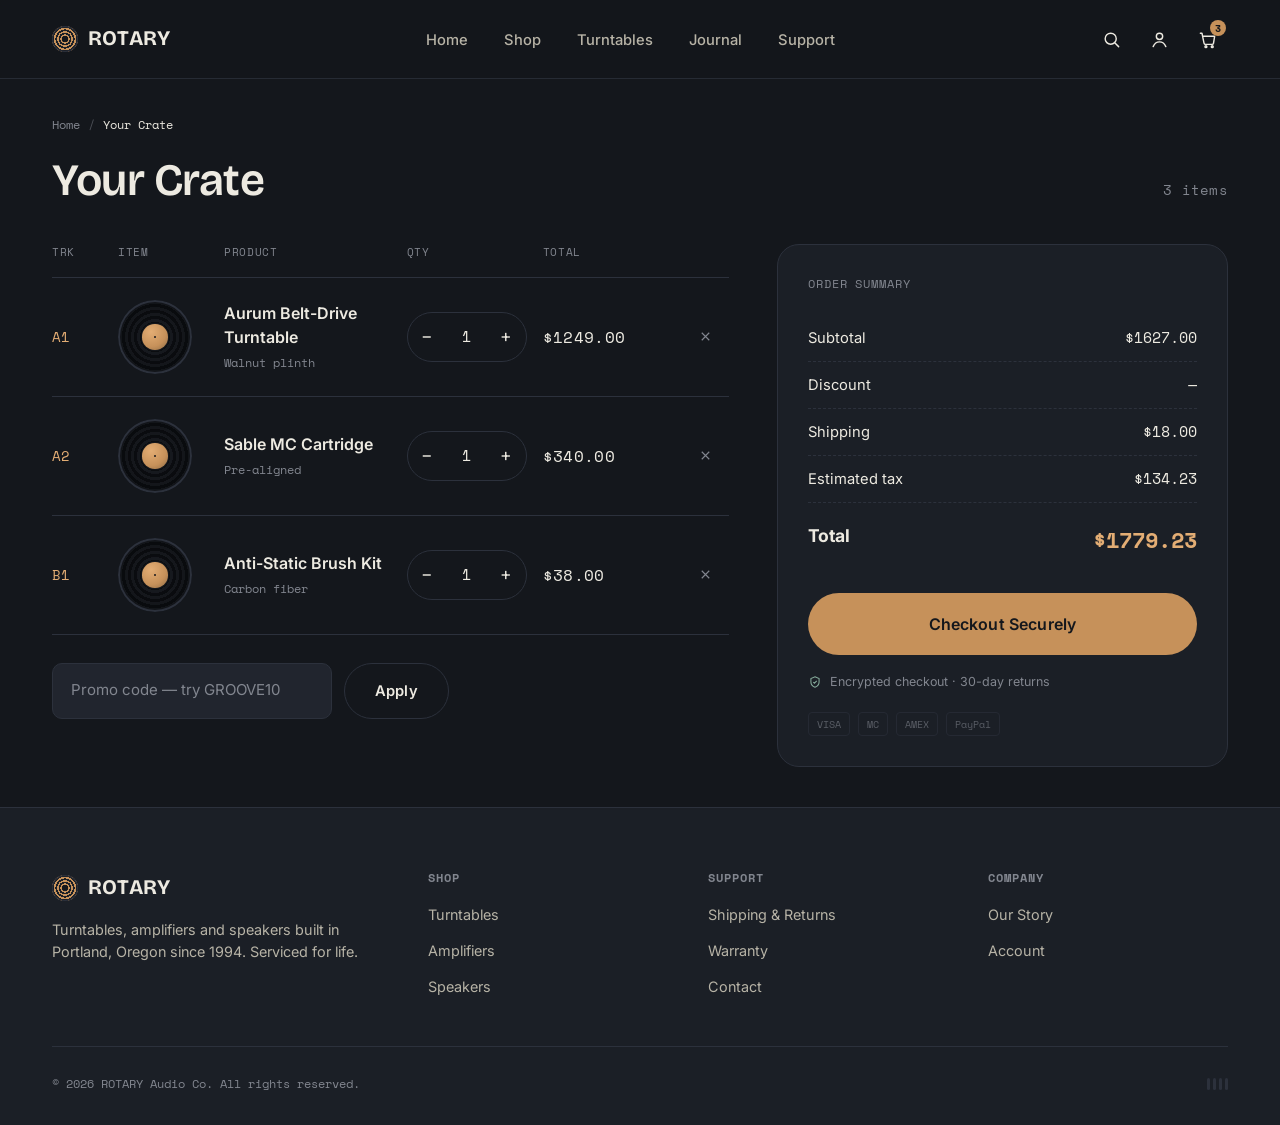
<file: cart.html>
<!doctype html>
<html lang="en">
<head>
<meta charset="UTF-8">
<meta name="viewport" content="width=device-width, initial-scale=1.0">
<title>Your Crate — ROTARY</title>
<link rel="preconnect" href="https://fonts.googleapis.com">
<link rel="preconnect" href="https://fonts.gstatic.com" crossorigin>
<link href="https://fonts.googleapis.com/css2?family=Bricolage+Grotesque:opsz,wght@12..96,400..800&family=Inter:wght@400;500;600;700&family=Space+Mono:wght@400;700&display=swap" rel="stylesheet">
<link rel="stylesheet" href="css/reset.css">
<link rel="stylesheet" href="css/style.css">
</head>
<body>

<header class="site-header">
  <input type="checkbox" id="nav-toggle" class="nav__toggle-input">
  <nav class="nav container">
    <a href="index.html" class="nav__logo"><span class="logo-disc"></span>ROTARY</a>
    <ul class="nav__links">
      <li><a href="index.html" class="nav__link">Home</a></li>
      <li><a href="index.html#shop" class="nav__link">Shop</a></li>
      <li><a href="product.html" class="nav__link">Turntables</a></li>
      <li><a href="index.html#story" class="nav__link">Journal</a></li>
      <li><a href="index.html#footer" class="nav__link">Support</a></li>
    </ul>
    <div class="nav__actions">
      <button class="icon-btn" aria-label="Search">
        <svg viewBox="0 0 24 24" fill="none" stroke="currentColor" stroke-width="1.8" stroke-linecap="round"><circle cx="11" cy="11" r="7"/><path d="M21 21l-4.3-4.3"/></svg>
      </button>
      <a href="login.html" class="icon-btn" aria-label="Account">
        <svg viewBox="0 0 24 24" fill="none" stroke="currentColor" stroke-width="1.8" stroke-linecap="round" stroke-linejoin="round"><circle cx="12" cy="8" r="4"/><path d="M4 21c1.6-4 5-6 8-6s6.4 2 8 6"/></svg>
      </a>
      <a href="cart.html" class="icon-btn" aria-label="Cart">
        <svg viewBox="0 0 24 24" fill="none" stroke="currentColor" stroke-width="1.8" stroke-linecap="round" stroke-linejoin="round"><path d="M3 4h2l2.6 12.6a2 2 0 0 0 2 1.6h8a2 2 0 0 0 2-1.5L21 8H6"/><circle cx="10" cy="21" r="1.2"/><circle cx="18" cy="21" r="1.2"/></svg>
        <span class="cart-badge">3</span>
      </a>
      <label for="nav-toggle" class="nav__toggle" aria-label="Menu"><span></span></label>
    </div>
  </nav>
</header>

<main class="container cart-page">

  <nav class="breadcrumb" aria-label="Breadcrumb">
    <a href="index.html">Home</a><span class="sep">/</span>
    <span class="current">Your Crate</span>
  </nav>

  <div class="page-title-row">
    <h1 class="page-title">Your Crate</h1>
    <span class="count mono" data-cart-count>3 items</span>
  </div>

  <div class="cart-layout">
    <div>
      <div class="track-list-head">
        <span>Trk</span><span>Item</span><span>Product</span><span>Qty</span><span>Total</span><span></span>
      </div>

      <div class="cart-table">

        <div class="track-row" data-price="1249">
          <span class="track-no mono">A1</span>
          <div class="track-thumb"><div class="vinyl"></div></div>
          <div class="track-info">
            <div class="track-title">Aurum Belt-Drive Turntable</div>
            <div class="track-variant">Walnut plinth</div>
          </div>
          <div class="qty-stepper">
            <button class="qty-stepper__btn" type="button" data-action="decrease" aria-label="Decrease quantity">−</button>
            <span class="qty-stepper__value">1</span>
            <button class="qty-stepper__btn" type="button" data-action="increase" aria-label="Increase quantity">+</button>
          </div>
          <span class="track-price mono">$1,249.00</span>
          <button class="track-remove" aria-label="Remove item"><svg viewBox="0 0 24 24" fill="none" stroke="currentColor" stroke-width="1.8"><path d="M6 6l12 12M18 6L6 18"/></svg></button>
        </div>

        <div class="track-row" data-price="340" style="animation-delay:.05s">
          <span class="track-no mono">A2</span>
          <div class="track-thumb"><div class="vinyl"></div></div>
          <div class="track-info">
            <div class="track-title">Sable MC Cartridge</div>
            <div class="track-variant">Pre-aligned</div>
          </div>
          <div class="qty-stepper">
            <button class="qty-stepper__btn" type="button" data-action="decrease" aria-label="Decrease quantity">−</button>
            <span class="qty-stepper__value">1</span>
            <button class="qty-stepper__btn" type="button" data-action="increase" aria-label="Increase quantity">+</button>
          </div>
          <span class="track-price mono">$340.00</span>
          <button class="track-remove" aria-label="Remove item"><svg viewBox="0 0 24 24" fill="none" stroke="currentColor" stroke-width="1.8"><path d="M6 6l12 12M18 6L6 18"/></svg></button>
        </div>

        <div class="track-row" data-price="38" style="animation-delay:.1s">
          <span class="track-no mono">B1</span>
          <div class="track-thumb"><div class="vinyl"></div></div>
          <div class="track-info">
            <div class="track-title">Anti-Static Brush Kit</div>
            <div class="track-variant">Carbon fiber</div>
          </div>
          <div class="qty-stepper">
            <button class="qty-stepper__btn" type="button" data-action="decrease" aria-label="Decrease quantity">−</button>
            <span class="qty-stepper__value">1</span>
            <button class="qty-stepper__btn" type="button" data-action="increase" aria-label="Increase quantity">+</button>
          </div>
          <span class="track-price mono">$38.00</span>
          <button class="track-remove" aria-label="Remove item"><svg viewBox="0 0 24 24" fill="none" stroke="currentColor" stroke-width="1.8"><path d="M6 6l12 12M18 6L6 18"/></svg></button>
        </div>

      </div>

      <form class="promo-row">
        <input class="input" type="text" placeholder="Promo code — try GROOVE10" aria-label="Promo code">
        <button class="btn btn--ghost" type="submit">Apply</button>
      </form>
    </div>

    <aside class="cart-summary">
      <div class="cart-summary__title">Order Summary</div>
      <div class="summary-row"><span>Subtotal</span><span data-summary="subtotal">$1,627.00</span></div>
      <div class="summary-row"><span>Discount</span><span data-summary="discount">—</span></div>
      <div class="summary-row"><span>Shipping</span><span data-summary="shipping">$18.00</span></div>
      <div class="summary-row"><span>Estimated tax</span><span data-summary="tax">$134.23</span></div>
      <div class="summary-row total"><span>Total</span><span data-summary="total">$1,779.23</span></div>

      <a href="login.html" class="btn btn--primary btn--block btn--lg"><span>Checkout Securely</span><span class="ripple"></span></a>

      <div class="summary-note">
        <svg viewBox="0 0 24 24" fill="none" stroke="currentColor" stroke-width="1.8"><path d="M12 3l7 3v6c0 4.5-3 7.5-7 9-4-1.5-7-4.5-7-9V6z"/><path d="M9 12l2 2 4-4"/></svg>
        Encrypted checkout · 30-day returns
      </div>
      <div class="payment-icons">
        <span>VISA</span><span>MC</span><span>AMEX</span><span>PayPal</span>
      </div>
    </aside>
  </div>

</main>

<footer class="site-footer" id="footer">
  <div class="container">
    <div class="footer__grid">
      <div class="footer__brand">
        <a href="index.html" class="nav__logo"><span class="logo-disc"></span>ROTARY</a>
        <p>Turntables, amplifiers and speakers built in Portland, Oregon since 1994. Serviced for life.</p>
      </div>
      <div class="footer__col">
        <h4>Shop</h4>
        <ul><li><a href="product.html">Turntables</a></li><li><a href="product.html">Amplifiers</a></li><li><a href="product.html">Speakers</a></li></ul>
      </div>
      <div class="footer__col">
        <h4>Support</h4>
        <ul><li><a href="#">Shipping &amp; Returns</a></li><li><a href="#">Warranty</a></li><li><a href="#">Contact</a></li></ul>
      </div>
      <div class="footer__col">
        <h4>Company</h4>
        <ul><li><a href="index.html#story">Our Story</a></li><li><a href="login.html">Account</a></li></ul>
      </div>
    </div>
    <div class="footer__bottom">
      <span>© 2026 ROTARY Audio Co. All rights reserved.</span>
      <div class="groove-mini" aria-hidden="true"><span></span><span></span><span></span><span></span></div>
    </div>
  </div>
</footer>

<script src="js/main.js"></script>
</body>
</html>
</file>
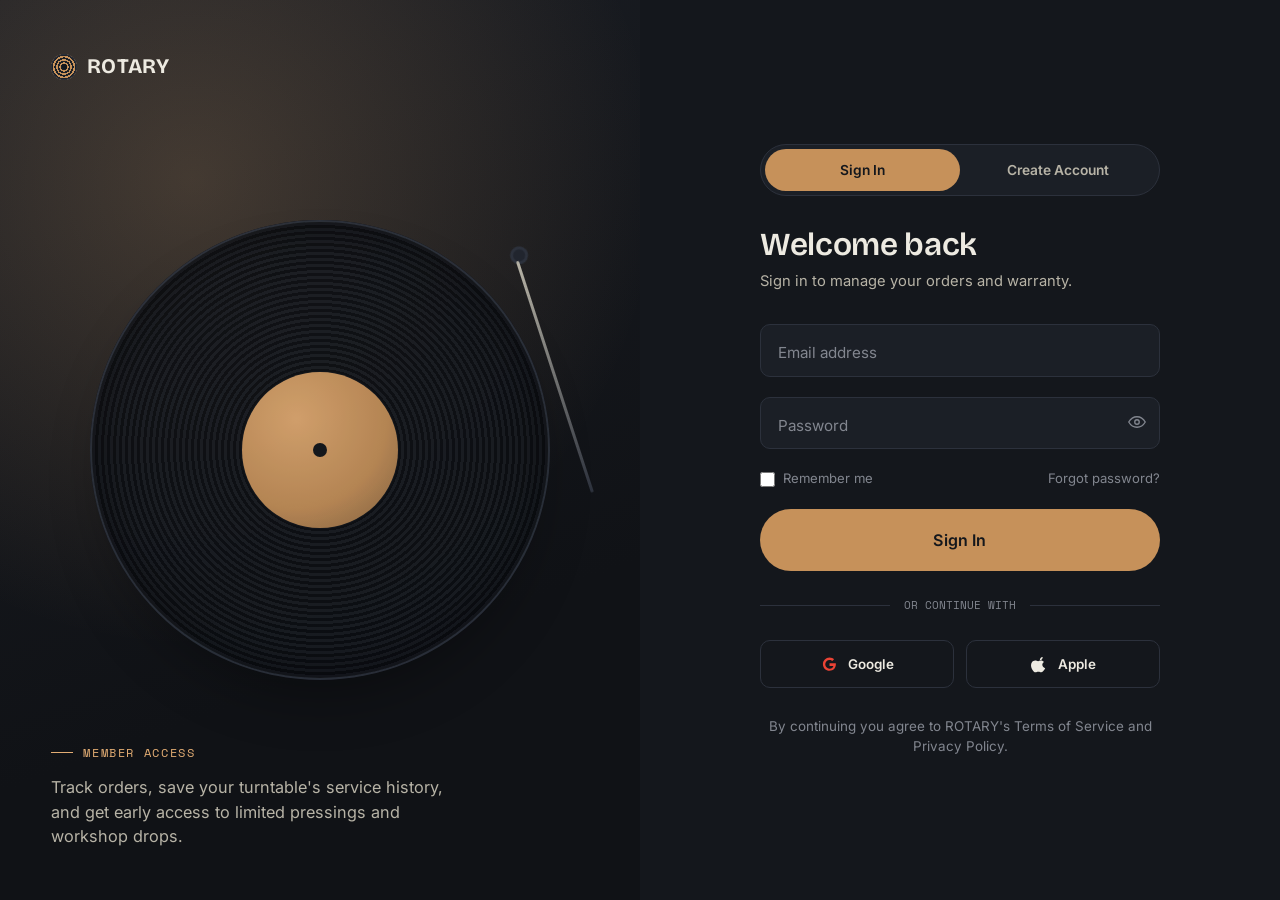
<file: login.html>
<!doctype html>
<html lang="en">
<head>
<meta charset="UTF-8">
<meta name="viewport" content="width=device-width, initial-scale=1.0">
<title>Sign In — ROTARY</title>
<link rel="preconnect" href="https://fonts.googleapis.com">
<link rel="preconnect" href="https://fonts.gstatic.com" crossorigin>
<link href="https://fonts.googleapis.com/css2?family=Bricolage+Grotesque:opsz,wght@12..96,400..800&family=Inter:wght@400;500;600;700&family=Space+Mono:wght@400;700&display=swap" rel="stylesheet">
<link rel="stylesheet" href="css/reset.css">
<link rel="stylesheet" href="css/style.css">
</head>
<body>

<div class="auth-page">

  <section class="auth-visual">
    <div class="auth-visual__rings">
      <div class="vinyl-stage">
        <div class="vinyl"></div>
        <div class="tonearm"></div>
      </div>
    </div>
    <div class="auth-visual__top">
      <a href="index.html" class="nav__logo"><span class="logo-disc"></span>ROTARY</a>
    </div>
    <div class="auth-visual__bottom">
      <span class="eyebrow">Member Access</span>
      <p>Track orders, save your turntable's service history, and get early access to limited pressings and workshop drops.</p>
    </div>
  </section>

  <section class="auth-panel">
    <div class="auth-card">

      <input type="radio" name="auth-mode" id="mode-signin" checked class="sr-only">
      <input type="radio" name="auth-mode" id="mode-signup" class="sr-only">

      <div class="auth-toggle">
        <div class="auth-toggle__indicator"></div>
        <label for="mode-signin">Sign In</label>
        <label for="mode-signup">Create Account</label>
      </div>

      <div class="auth-form-wrap">

        <div class="auth-card__head auth-card__head--signin">
          <h1>Welcome back</h1>
          <p>Sign in to manage your orders and warranty.</p>
        </div>
        <div class="auth-card__head auth-card__head--signup">
          <h1>Create your account</h1>
          <p>Join for order tracking and early access to drops.</p>
        </div>

        <form class="auth-form form--signin">
          <div class="field">
            <input type="email" placeholder=" " required id="signin-email">
            <label for="signin-email">Email address</label>
          </div>
          <div class="field field--password">
            <input type="password" placeholder=" " required id="signin-password">
            <label for="signin-password">Password</label>
            <button type="button" class="password-toggle" aria-label="Show password">
              <svg viewBox="0 0 24 24" fill="none" stroke="currentColor" stroke-width="1.8"><path d="M1 12s4-7 11-7 11 7 11 7-4 7-11 7-11-7-11-7z"/><circle cx="12" cy="12" r="3"/></svg>
            </button>
          </div>
          <div class="field-row">
            <label class="checkbox-row"><input type="checkbox"> Remember me</label>
            <a href="#" class="link-muted">Forgot password?</a>
          </div>
          <button type="submit" class="btn btn--primary btn--lg btn--block btn--submit">
            <span class="spinner"></span>
            <span class="btn-text">Sign In</span>
          </button>
        </form>

        <form class="auth-form form--signup">
          <div class="field">
            <input type="text" placeholder=" " required id="signup-name">
            <label for="signup-name">Full name</label>
          </div>
          <div class="field">
            <input type="email" placeholder=" " required id="signup-email">
            <label for="signup-email">Email address</label>
          </div>
          <div class="field field--password">
            <input type="password" placeholder=" " required id="signup-password">
            <label for="signup-password">Create a password</label>
            <button type="button" class="password-toggle" aria-label="Show password">
              <svg viewBox="0 0 24 24" fill="none" stroke="currentColor" stroke-width="1.8"><path d="M1 12s4-7 11-7 11 7 11 7-4 7-11 7-11-7-11-7z"/><circle cx="12" cy="12" r="3"/></svg>
            </button>
          </div>
          <div class="field-row">
            <label class="checkbox-row"><input type="checkbox" required> I agree to the Terms &amp; Privacy Policy</label>
          </div>
          <button type="submit" class="btn btn--primary btn--lg btn--block btn--submit">
            <span class="spinner"></span>
            <span class="btn-text">Create Account</span>
          </button>
        </form>

      </div>

      <div class="auth-divider">or continue with</div>

      <div class="social-row">
        <button type="button" class="social-btn">
          <svg viewBox="0 0 24 24"><path fill="#EA4335" d="M12 10.2v3.9h5.5c-.24 1.3-1.7 3.8-5.5 3.8-3.3 0-6-2.7-6-6.1s2.7-6.1 6-6.1c1.9 0 3.1.8 3.9 1.5l2.6-2.5C16.9 3.2 14.7 2.2 12 2.2 6.9 2.2 2.7 6.4 2.7 11.5s4.2 9.3 9.3 9.3c5.4 0 9-3.8 9-9.1 0-.6-.06-1.1-.16-1.5z"/></svg>
          Google
        </button>
        <button type="button" class="social-btn">
          <svg viewBox="0 0 24 24" fill="currentColor"><path d="M16.5 1.5c.1 1.1-.3 2.2-1 3-.7.8-1.9 1.4-3 1.3-.1-1.1.4-2.2 1-3 .8-.8 2-1.4 3-1.3zM20 17.2c-.5 1.2-.8 1.7-1.5 2.7-1 1.4-2.4 3.2-4.1 3.2-1.5 0-1.9-1-4-1-2 0-2.5 1-4 1-1.7 0-3-1.6-4-3-2.7-3.9-3-8.5-1.3-11 1.2-1.7 3-2.7 4.7-2.7 1.7 0 2.8 1 4.2 1 1.4 0 2.2-1 4.2-1 1.5 0 3.1.8 4.2 2.2-3.7 2-3.1 7.3 1.6 8.6z"/></svg>
          Apple
        </button>
      </div>

      <p class="auth-footer-note">By continuing you agree to ROTARY's Terms of Service and Privacy Policy.</p>
    </div>
  </section>
</div>

<script src="js/main.js"></script>
</body>
</html>
</file>
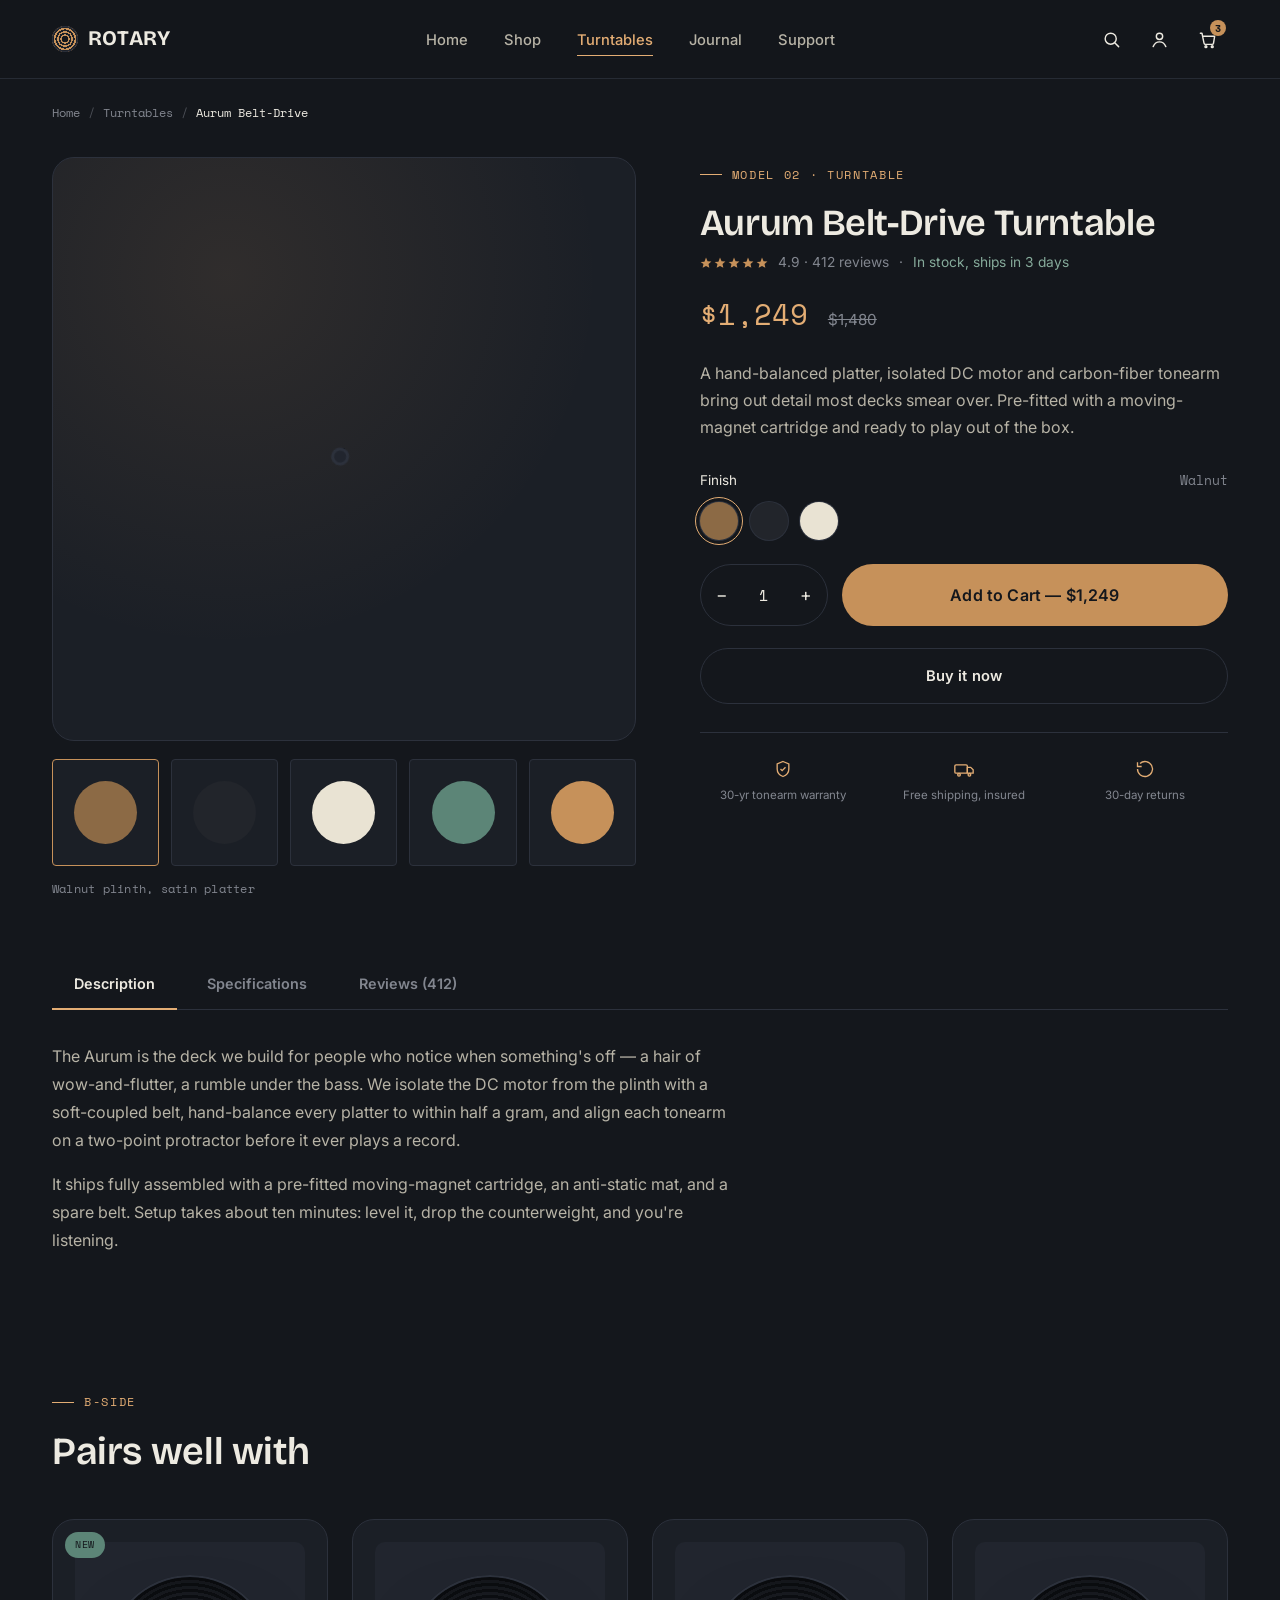
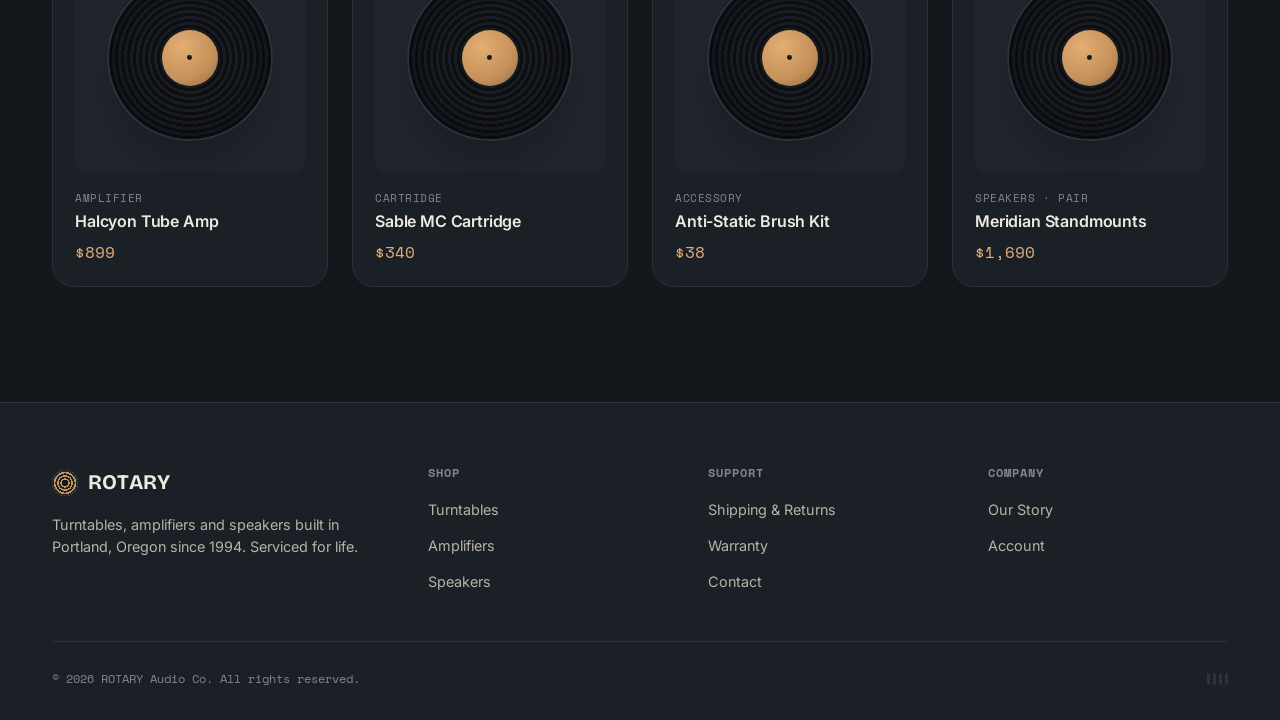
<file: product.html>
<!doctype html>
<html lang="en">
<head>
<meta charset="UTF-8">
<meta name="viewport" content="width=device-width, initial-scale=1.0">
<title>Aurum Belt-Drive Turntable — ROTARY</title>
<link rel="preconnect" href="https://fonts.googleapis.com">
<link rel="preconnect" href="https://fonts.gstatic.com" crossorigin>
<link href="https://fonts.googleapis.com/css2?family=Bricolage+Grotesque:opsz,wght@12..96,400..800&family=Inter:wght@400;500;600;700&family=Space+Mono:wght@400;700&display=swap" rel="stylesheet">
<link rel="stylesheet" href="css/reset.css">
<link rel="stylesheet" href="css/style.css">
</head>
<body>

<header class="site-header">
  <input type="checkbox" id="nav-toggle" class="nav__toggle-input">
  <nav class="nav container">
    <a href="index.html" class="nav__logo"><span class="logo-disc"></span>ROTARY</a>
    <ul class="nav__links">
      <li><a href="index.html" class="nav__link">Home</a></li>
      <li><a href="index.html#shop" class="nav__link">Shop</a></li>
      <li><a href="product.html" class="nav__link">Turntables</a></li>
      <li><a href="index.html#story" class="nav__link">Journal</a></li>
      <li><a href="index.html#footer" class="nav__link">Support</a></li>
    </ul>
    <div class="nav__actions">
      <button class="icon-btn" aria-label="Search">
        <svg viewBox="0 0 24 24" fill="none" stroke="currentColor" stroke-width="1.8" stroke-linecap="round"><circle cx="11" cy="11" r="7"/><path d="M21 21l-4.3-4.3"/></svg>
      </button>
      <a href="login.html" class="icon-btn" aria-label="Account">
        <svg viewBox="0 0 24 24" fill="none" stroke="currentColor" stroke-width="1.8" stroke-linecap="round" stroke-linejoin="round"><circle cx="12" cy="8" r="4"/><path d="M4 21c1.6-4 5-6 8-6s6.4 2 8 6"/></svg>
      </a>
      <a href="cart.html" class="icon-btn" aria-label="Cart">
        <svg viewBox="0 0 24 24" fill="none" stroke="currentColor" stroke-width="1.8" stroke-linecap="round" stroke-linejoin="round"><path d="M3 4h2l2.6 12.6a2 2 0 0 0 2 1.6h8a2 2 0 0 0 2-1.5L21 8H6"/><circle cx="10" cy="21" r="1.2"/><circle cx="18" cy="21" r="1.2"/></svg>
        <span class="cart-badge">3</span>
      </a>
      <label for="nav-toggle" class="nav__toggle" aria-label="Menu"><span></span></label>
    </div>
  </nav>
</header>

<main class="container">

  <nav class="breadcrumb" aria-label="Breadcrumb">
    <a href="index.html">Home</a><span class="sep">/</span>
    <a href="index.html#shop">Turntables</a><span class="sep">/</span>
    <span class="current">Aurum Belt-Drive</span>
  </nav>

  <div class="product-page">

    <!-- GALLERY -->
    <div class="gallery">
      <div class="gallery__main">
        <div class="gallery__main-glow"></div>
        <div class="vinyl-stage">
          <div class="vinyl"></div>
          <div class="tonearm"></div>
        </div>
      </div>
      <div class="gallery__thumbs">
        <button class="thumb is-active" data-label="Walnut plinth, satin platter" aria-label="View walnut finish">
          <span class="swatch-dot" style="background:#8C6A45"></span>
        </button>
        <button class="thumb" data-label="Matte black plinth" aria-label="View black finish">
          <span class="swatch-dot" style="background:#22252b"></span>
        </button>
        <button class="thumb" data-label="Chalk white plinth" aria-label="View white finish">
          <span class="swatch-dot" style="background:#e9e3d3"></span>
        </button>
        <button class="thumb" data-label="Tonearm detail, carbon fiber" aria-label="View tonearm detail">
          <span class="swatch-dot" style="background:#5C8577"></span>
        </button>
        <button class="thumb" data-label="Underside, isolation feet" aria-label="View underside">
          <span class="swatch-dot" style="background:#C6915A"></span>
        </button>
      </div>
      <p class="gallery__caption mono" style="margin-top:14px; font-size:.78rem; color:var(--muted);">Walnut plinth, satin platter</p>
    </div>

    <!-- PURCHASE PANEL -->
    <div class="purchase-panel">
      <span class="eyebrow">Model 02 · Turntable</span>
      <h1 class="purchase-panel__title">Aurum Belt-Drive Turntable</h1>

      <div class="rating-row">
        <span class="stars">
          <svg viewBox="0 0 20 20" fill="currentColor"><path d="M10 1l2.6 5.9 6.4.6-4.8 4.3 1.4 6.3L10 15l-5.6 3.1 1.4-6.3L1 8.5l6.4-.6z"/></svg>
          <svg viewBox="0 0 20 20" fill="currentColor"><path d="M10 1l2.6 5.9 6.4.6-4.8 4.3 1.4 6.3L10 15l-5.6 3.1 1.4-6.3L1 8.5l6.4-.6z"/></svg>
          <svg viewBox="0 0 20 20" fill="currentColor"><path d="M10 1l2.6 5.9 6.4.6-4.8 4.3 1.4 6.3L10 15l-5.6 3.1 1.4-6.3L1 8.5l6.4-.6z"/></svg>
          <svg viewBox="0 0 20 20" fill="currentColor"><path d="M10 1l2.6 5.9 6.4.6-4.8 4.3 1.4 6.3L10 15l-5.6 3.1 1.4-6.3L1 8.5l6.4-.6z"/></svg>
          <svg viewBox="0 0 20 20" fill="currentColor"><path d="M10 1l2.6 5.9 6.4.6-4.8 4.3 1.4 6.3L10 15l-5.6 3.1 1.4-6.3L1 8.5l6.4-.6z"/></svg>
        </span>
        <span>4.9 · 412 reviews</span>
        <span>·</span>
        <span style="color:var(--verd-hi)">In stock, ships in 3 days</span>
      </div>

      <div class="purchase-panel__price">
        <span class="price">$1,249</span>
        <span class="price--old">$1,480</span>
      </div>

      <p class="purchase-panel__desc">A hand-balanced platter, isolated DC motor and carbon-fiber tonearm bring out detail most decks smear over. Pre-fitted with a moving-magnet cartridge and ready to play out of the box.</p>

      <div class="option-block">
        <div class="option-block__label"><span>Finish</span><span>Walnut</span></div>
        <div class="swatches">
          <label class="swatch" style="background:#8C6A45"><input type="radio" name="finish" checked></label>
          <label class="swatch" style="background:#22252b"><input type="radio" name="finish"></label>
          <label class="swatch" style="background:#e9e3d3"><input type="radio" name="finish"></label>
        </div>
      </div>

      <div class="purchase-row">
        <div class="qty-stepper">
          <button class="qty-stepper__btn" type="button" data-action="decrease" aria-label="Decrease quantity">−</button>
          <span class="qty-stepper__value">1</span>
          <button class="qty-stepper__btn" type="button" data-action="increase" aria-label="Increase quantity">+</button>
        </div>
        <button class="btn btn--primary btn--lg btn--add-cart">
          <span class="btn-label"><span>Add to Cart — $1,249</span></span>
          <span class="btn-label--added">Added to Cart ✓</span>
          <span class="ripple"></span>
        </button>
      </div>

      <a href="cart.html" class="btn btn--ghost btn--block">Buy it now</a>

      <div class="trust-badges">
        <div class="trust-badge">
          <svg viewBox="0 0 24 24" fill="none" stroke="currentColor" stroke-width="1.6"><path d="M12 3l7 3v6c0 4.5-3 7.5-7 9-4-1.5-7-4.5-7-9V6z"/><path d="M9 12l2 2 4-4"/></svg>
          30-yr tonearm warranty
        </div>
        <div class="trust-badge">
          <svg viewBox="0 0 24 24" fill="none" stroke="currentColor" stroke-width="1.6"><rect x="1" y="7" width="15" height="10" rx="1.5"/><path d="M16 10h4l3 3v4h-7z"/><circle cx="6" cy="19" r="1.6"/><circle cx="18.5" cy="19" r="1.6"/></svg>
          Free shipping, insured
        </div>
        <div class="trust-badge">
          <svg viewBox="0 0 24 24" fill="none" stroke="currentColor" stroke-width="1.6"><path d="M3 12a9 9 0 1 0 3-6.7"/><path d="M3 4v5h5"/></svg>
          30-day returns
        </div>
      </div>
    </div>
  </div>

  <!-- TABS -->
  <section class="tabs">
    <input type="radio" name="tabs" id="tab-1" checked>
    <input type="radio" name="tabs" id="tab-2">
    <input type="radio" name="tabs" id="tab-3">

    <div class="tabs__nav">
      <label class="tabs__label" for="tab-1">Description</label>
      <label class="tabs__label" for="tab-2">Specifications</label>
      <label class="tabs__label" for="tab-3">Reviews (412)</label>
    </div>

    <div class="tabs__panels">
      <div class="tabs__panel" data-panel="1">
        <p>The Aurum is the deck we build for people who notice when something's off — a hair of wow-and-flutter, a rumble under the bass. We isolate the DC motor from the plinth with a soft-coupled belt, hand-balance every platter to within half a gram, and align each tonearm on a two-point protractor before it ever plays a record.</p>
        <p>It ships fully assembled with a pre-fitted moving-magnet cartridge, an anti-static mat, and a spare belt. Setup takes about ten minutes: level it, drop the counterweight, and you're listening.</p>
      </div>
      <div class="tabs__panel" data-panel="2">
        <table class="spec-table">
          <tbody>
            <tr><td>Drive type</td><td>Belt-drive, isolated DC motor</td></tr>
            <tr><td>Speeds</td><td>33⅓ / 45 RPM, electronic switch</td></tr>
            <tr><td>Wow &amp; flutter</td><td>±0.09% (WRMS)</td></tr>
            <tr><td>Platter</td><td>Aluminum die-cast, damped, 1.8kg</td></tr>
            <tr><td>Tonearm</td><td>Carbon-fiber, static balance, 9"</td></tr>
            <tr><td>Cartridge</td><td>Moving magnet, pre-fitted &amp; aligned</td></tr>
            <tr><td>Plinth</td><td>Solid walnut / black ash / chalk oak</td></tr>
            <tr><td>Dimensions</td><td>430 × 360 × 118 mm</td></tr>
            <tr><td>Weight</td><td>7.4 kg</td></tr>
            <tr><td>Warranty</td><td>30 years, tonearm &amp; bearing</td></tr>
          </tbody>
        </table>
      </div>
      <div class="tabs__panel" data-panel="3">
        <div class="review-card">
          <div class="review-card__head"><span class="review-card__name">Marcus T.</span><span class="review-card__date">July 2026</span></div>
          <p>Replaced a deck three times this price and this is the first one that made me stop fiddling with the anti-skate every week. Dead quiet background.</p>
        </div>
        <div class="review-card">
          <div class="review-card__head"><span class="review-card__name">Priya K.</span><span class="review-card__date">June 2026</span></div>
          <p>The walnut finish is even nicer in person. Setup video got me running in under fifteen minutes with zero experience.</p>
        </div>
        <div class="review-card">
          <div class="review-card__head"><span class="review-card__name">Dev O.</span><span class="review-card__date">May 2026</span></div>
          <p>Bought the black ash version for my studio. Tracks even warped 70s pressings without skipping. Worth the wait on backorder.</p>
        </div>
      </div>
    </div>
  </section>

  <!-- RELATED -->
  <section class="section">
    <div class="section__head">
      <div>
        <span class="eyebrow">B-Side</span>
        <h2 class="section__title">Pairs well with</h2>
      </div>
    </div>
    <div class="product-grid">
      <article class="product-card">
        <span class="product-card__badge">New</span>
        <div class="product-card__media"><div class="vinyl"></div></div>
        <div class="product-card__meta">Amplifier</div>
        <h3 class="product-card__title">Halcyon Tube Amp</h3>
        <div class="product-card__row"><span class="product-card__price">$899</span></div>
      </article>
      <article class="product-card">
        <div class="product-card__media"><div class="vinyl"></div></div>
        <div class="product-card__meta">Cartridge</div>
        <h3 class="product-card__title">Sable MC Cartridge</h3>
        <div class="product-card__row"><span class="product-card__price">$340</span></div>
      </article>
      <article class="product-card">
        <div class="product-card__media"><div class="vinyl"></div></div>
        <div class="product-card__meta">Accessory</div>
        <h3 class="product-card__title">Anti-Static Brush Kit</h3>
        <div class="product-card__row"><span class="product-card__price">$38</span></div>
      </article>
      <article class="product-card">
        <div class="product-card__media"><div class="vinyl"></div></div>
        <div class="product-card__meta">Speakers · Pair</div>
        <h3 class="product-card__title">Meridian Standmounts</h3>
        <div class="product-card__row"><span class="product-card__price">$1,690</span></div>
      </article>
    </div>
  </section>

</main>

<footer class="site-footer" id="footer">
  <div class="container">
    <div class="footer__grid">
      <div class="footer__brand">
        <a href="index.html" class="nav__logo"><span class="logo-disc"></span>ROTARY</a>
        <p>Turntables, amplifiers and speakers built in Portland, Oregon since 1994. Serviced for life.</p>
      </div>
      <div class="footer__col">
        <h4>Shop</h4>
        <ul><li><a href="product.html">Turntables</a></li><li><a href="product.html">Amplifiers</a></li><li><a href="product.html">Speakers</a></li></ul>
      </div>
      <div class="footer__col">
        <h4>Support</h4>
        <ul><li><a href="#">Shipping &amp; Returns</a></li><li><a href="#">Warranty</a></li><li><a href="#">Contact</a></li></ul>
      </div>
      <div class="footer__col">
        <h4>Company</h4>
        <ul><li><a href="index.html#story">Our Story</a></li><li><a href="login.html">Account</a></li></ul>
      </div>
    </div>
    <div class="footer__bottom">
      <span>© 2026 ROTARY Audio Co. All rights reserved.</span>
      <div class="groove-mini" aria-hidden="true"><span></span><span></span><span></span><span></span></div>
    </div>
  </div>
</footer>

<script src="js/main.js"></script>
</body>
</html>
</file>
<file: css/style.css>
/* ==================================================================
   ROTARY — Turntable & Vinyl Audio Co.
   Design tokens
   Ink   #14171C / #1C2029 / #23272F   (charcoal-navy surfaces)
   Brass #C6915A / #E3AD74             (primary accent — copper/brass)
   Verd  #5C8577 / #86AB9B             (secondary accent — aged teal)
   Paper #E9E3D3                        (warm stone — label/light panels)
   Type  Bricolage Grotesque / Inter / Space Mono
   ================================================================== */

:root {
  /* color */
  --ink:        #14171C;
  --ink-soft:   #1B1F26;
  --ink-raised: #21252E;
  --ink-line:   #2C313C;
  --ink-line-soft: #262b34;

  --paper:      #E9E3D3;
  --paper-dim:  #DCD5C1;

  --brass:      #C6915A;
  --brass-hi:   #E3AD74;
  --brass-dim:  #8C6A45;

  --verd:       #5C8577;
  --verd-hi:    #86AB9B;

  --cream:      #EDEAE1;
  --cream-dim:  #B7B3A6;
  --muted:      #82868F;

  --danger:     #C1604A;

  /* type */
  --f-display: 'Bricolage Grotesque', 'Georgia', serif;
  --f-body:    'Inter', -apple-system, BlinkMacSystemFont, sans-serif;
  --f-mono:    'Space Mono', 'Courier New', monospace;

  /* scale */
  --radius-s: 4px;
  --radius-m: 10px;
  --radius-l: 22px;

  --ease: cubic-bezier(.22, 1, .36, 1);
  --ease-soft: cubic-bezier(.4, 0, .2, 1);

  --shadow-lift: 0 30px 70px -30px rgba(0,0,0,.55);
  --shadow-card: 0 18px 40px -22px rgba(0,0,0,.5);

  --container: 1240px;
}

/* ==================================================================
   BASE
   ================================================================== */

body {
  background: var(--ink);
  color: var(--cream);
  font-family: var(--f-body);
  font-size: 16px;
  overflow-x: hidden;
}

h1, h2, h3, h4 {
  font-family: var(--f-display);
  font-weight: 600;
  line-height: 1.05;
  letter-spacing: -0.01em;
  color: var(--cream);
}

p { color: var(--cream-dim); }

::selection {
  background: var(--brass);
  color: var(--ink);
}

:focus-visible {
  outline: 2px solid var(--brass-hi);
  outline-offset: 3px;
  border-radius: 2px;
}

.container {
  width: 100%;
  max-width: var(--container);
  margin-inline: auto;
  padding-inline: 32px;
}

.section {
  padding-block: clamp(64px, 9vw, 128px);
}

.mono {
  font-family: var(--f-mono);
  letter-spacing: 0.02em;
}

.sr-only {
  position: absolute;
  width: 1px; height: 1px;
  overflow: hidden;
  clip: rect(0 0 0 0);
  white-space: nowrap;
}

/* ==================================================================
   BUTTONS
   ================================================================== */

.btn {
  position: relative;
  display: inline-flex;
  align-items: center;
  justify-content: center;
  gap: 10px;
  padding: 16px 30px;
  border-radius: 999px;
  font-family: var(--f-body);
  font-weight: 600;
  font-size: 0.92rem;
  letter-spacing: 0.01em;
  cursor: pointer;
  border: 1px solid transparent;
  transition: transform .45s var(--ease), background .3s var(--ease-soft), color .3s var(--ease-soft), border-color .3s var(--ease-soft), box-shadow .3s var(--ease-soft);
  overflow: hidden;
  isolation: isolate;
}

.btn:active { transform: scale(0.96); }

.btn--primary {
  background: var(--brass);
  color: var(--ink);
}
.btn--primary::before {
  content: "";
  position: absolute;
  inset: 0;
  background: var(--brass-hi);
  transform: translateY(100%);
  transition: transform .4s var(--ease);
  z-index: -1;
}
.btn--primary:hover::before { transform: translateY(0); }
.btn--primary:hover { box-shadow: 0 14px 30px -12px rgba(198,145,90,.55); }

.btn--ghost {
  background: transparent;
  color: var(--cream);
  border-color: var(--ink-line);
}
.btn--ghost:hover {
  border-color: var(--brass);
  color: var(--brass-hi);
}

.btn--block { width: 100%; }

.btn--lg { padding: 18px 36px; font-size: 1rem; }

.btn--sm { padding: 11px 20px; font-size: .82rem; }

/* button ripple (groove) */
.btn .ripple {
  position: absolute;
  border-radius: 50%;
  border: 1px solid currentColor;
  opacity: 0;
  width: 8px; height: 8px;
  left: 50%; top: 50%;
  transform: translate(-50%,-50%);
  pointer-events: none;
}
.btn:active .ripple {
  animation: grooveRipple .6s var(--ease-soft);
}

@keyframes grooveRipple {
  from { width: 8px; height: 8px; opacity: .6; }
  to   { width: 220px; height: 220px; opacity: 0; }
}

/* ==================================================================
   ICON BUTTONS / BADGES
   ================================================================== */

.icon-btn {
  position: relative;
  width: 42px; height: 42px;
  display: inline-flex;
  align-items: center;
  justify-content: center;
  border-radius: 50%;
  color: var(--cream);
  transition: background .3s var(--ease-soft), transform .3s var(--ease);
}
.icon-btn:hover {
  background: var(--ink-raised);
  transform: translateY(-2px);
}
.icon-btn svg { width: 19px; height: 19px; }

.cart-badge {
  position: absolute;
  top: 2px; right: 2px;
  min-width: 16px;
  height: 16px;
  padding: 0 4px;
  border-radius: 999px;
  background: var(--brass);
  color: var(--ink);
  font-family: var(--f-mono);
  font-size: 0.6rem;
  font-weight: 700;
  display: flex;
  align-items: center;
  justify-content: center;
  animation: pulseBadge 2.4s var(--ease-soft) infinite;
}

@keyframes pulseBadge {
  0%, 100% { box-shadow: 0 0 0 0 rgba(198,145,90,.5); }
  50% { box-shadow: 0 0 0 5px rgba(198,145,90,0); }
}

/* ==================================================================
   HEADER / NAV
   ================================================================== */

.site-header {
  position: sticky;
  top: 0;
  z-index: 100;
  background: rgba(20, 23, 28, 0.82);
  backdrop-filter: blur(14px) saturate(140%);
  -webkit-backdrop-filter: blur(14px) saturate(140%);
  border-bottom: 1px solid var(--ink-line-soft);
}

.nav {
  display: flex;
  align-items: center;
  justify-content: space-between;
  padding-block: 18px;
  gap: 24px;
}

.nav__logo {
  display: flex;
  align-items: center;
  gap: 10px;
  font-family: var(--f-display);
  font-size: 1.3rem;
  font-weight: 700;
  letter-spacing: 0.01em;
  color: var(--cream);
}

.nav__logo .logo-disc {
  width: 26px; height: 26px;
  border-radius: 50%;
  background: repeating-radial-gradient(circle at center, var(--brass) 0 1.5px, var(--ink-soft) 1.5px 3.2px);
  box-shadow: inset 0 0 0 1px var(--ink-line);
  animation: spin 6s linear infinite;
  position: relative;
  flex-shrink: 0;
}
.nav__logo .logo-disc::after {
  content: "";
  position: absolute; inset: 40%;
  background: var(--ink);
  border-radius: 50%;
}

.nav__links {
  display: flex;
  align-items: center;
  gap: 36px;
  list-style: none;
}

.nav__link {
  position: relative;
  font-size: 0.92rem;
  font-weight: 500;
  color: var(--cream-dim);
  transition: color .3s var(--ease-soft);
  padding-block: 4px;
}
.nav__link::after {
  content: "";
  position: absolute;
  left: 0; bottom: -3px;
  width: 100%; height: 1px;
  background: var(--brass-hi);
  transform: scaleX(0);
  transform-origin: left;
  transition: transform .4s var(--ease);
}
.nav__link:hover { color: var(--cream); }
.nav__link:hover::after { transform: scaleX(1); }
.nav__link.is-active { color: var(--brass-hi); }
.nav__link.is-active::after { transform: scaleX(1); }

.nav__actions {
  display: flex;
  align-items: center;
  gap: 6px;
}

.nav__toggle-input { display: none; }
.nav__toggle {
  display: none;
  width: 42px; height: 42px;
  border-radius: 50%;
  align-items: center;
  justify-content: center;
  cursor: pointer;
}
.nav__toggle span,
.nav__toggle span::before,
.nav__toggle span::after {
  content: "";
  display: block;
  width: 20px;
  height: 2px;
  background: var(--cream);
  position: relative;
  transition: transform .3s var(--ease-soft), opacity .2s;
}
.nav__toggle span::before { position: absolute; top: -6px; }
.nav__toggle span::after { position: absolute; top: 6px; }

/* mobile dropdown — pure CSS checkbox hack */
@media (max-width: 760px) {
  .nav__links {
    position: absolute;
    top: 100%; left: 0; right: 0;
    flex-direction: column;
    align-items: flex-start;
    gap: 4px;
    background: var(--ink);
    border-bottom: 1px solid var(--ink-line);
    padding: 8px 24px 20px;
    max-height: 0;
    overflow: hidden;
    opacity: 0;
    transition: max-height .45s var(--ease), opacity .3s var(--ease-soft), padding .45s var(--ease);
  }
  .nav__link { width: 100%; padding-block: 12px; }
  .nav__toggle-input:checked ~ .nav > .nav__links {
    max-height: 320px;
    opacity: 1;
    padding-block: 8px 20px;
  }
  .nav__toggle-input:checked ~ .nav .nav__toggle span { transform: rotate(45deg); background: transparent; }
  .nav__toggle-input:checked ~ .nav .nav__toggle span::before { top: 0; transform: rotate(0); }
  .nav__toggle-input:checked ~ .nav .nav__toggle span::after { top: 0; transform: rotate(90deg); }
}

/* ==================================================================
   VINYL — signature component
   ================================================================== */

.vinyl {
  position: relative;
  aspect-ratio: 1;
  border-radius: 50%;
  background:
    repeating-radial-gradient(circle at center,
      #0D0F13 0 3px, #1A1D23 3px 6px);
  box-shadow:
    inset 0 0 0 2px var(--ink-line),
    inset 0 0 40px rgba(0,0,0,.5),
    var(--shadow-lift);
  animation: spin 9s linear infinite;
  will-change: transform;
}
.vinyl::before {
  content: "";
  position: absolute;
  inset: 33%;
  border-radius: 50%;
  background: radial-gradient(circle at 35% 30%, var(--brass-hi), var(--brass) 60%, var(--brass-dim) 100%);
  box-shadow: 0 0 0 1px var(--ink);
  display: grid;
  place-items: center;
}
.vinyl::after {
  content: "";
  position: absolute;
  inset: 48.5%;
  border-radius: 50%;
  background: var(--ink);
}

.vinyl-stage {
  position: relative;
  display: grid;
  place-items: center;
}

.tonearm {
  position: absolute;
  top: 6%;
  right: 2%;
  width: 42%;
  height: 60%;
  pointer-events: none;
  transform-origin: 92% 8%;
  transform: rotate(-18deg);
  transition: transform .8s var(--ease);
  z-index: 3;
}
.vinyl-stage:hover .tonearm { transform: rotate(2deg); }
.tonearm::before {
  content: "";
  position: absolute;
  top: 0; right: 6%;
  width: 12px; height: 12px;
  border-radius: 50%;
  background: var(--ink-raised);
  box-shadow: 0 0 0 3px var(--ink-line);
}
.tonearm::after {
  content: "";
  position: absolute;
  top: 4%;
  right: 10%;
  width: 3px;
  height: 88%;
  background: linear-gradient(var(--cream-dim), var(--ink-line));
  border-radius: 3px;
  transform-origin: top center;
}

@keyframes spin {
  from { transform: rotate(0deg); }
  to   { transform: rotate(360deg); }
}

@keyframes floatY {
  0%, 100% { transform: translateY(0); }
  50% { transform: translateY(-10px); }
}

/* ==================================================================
   HERO
   ================================================================== */

.hero {
  position: relative;
  padding-block: clamp(56px, 8vw, 96px) clamp(48px, 6vw, 80px);
  overflow: hidden;
}

.hero::before {
  content: "";
  position: absolute;
  top: -20%; left: 50%;
  width: 1400px; height: 900px;
  background: radial-gradient(ellipse at center, rgba(198,145,90,.14), transparent 65%);
  transform: translateX(-50%);
  pointer-events: none;
}

.hero__grid {
  position: relative;
  display: grid;
  grid-template-columns: 1.1fr 0.9fr;
  gap: 48px;
  align-items: center;
}

.eyebrow {
  display: inline-flex;
  align-items: center;
  gap: 10px;
  font-family: var(--f-mono);
  font-size: 0.74rem;
  letter-spacing: 0.14em;
  text-transform: uppercase;
  color: var(--brass-hi);
  margin-bottom: 20px;
}
.eyebrow::before {
  content: "";
  width: 22px; height: 1px;
  background: var(--brass-hi);
}

.hero__title {
  font-size: clamp(2.6rem, 5.4vw, 4.4rem);
  margin-bottom: 22px;
  animation: fadeInUp .9s var(--ease) both;
}
.hero__title em {
  font-style: italic;
  color: var(--brass-hi);
}

.hero__desc {
  max-width: 46ch;
  font-size: 1.08rem;
  line-height: 1.65;
  margin-bottom: 34px;
  animation: fadeInUp .9s var(--ease) .1s both;
}

.hero__ctas {
  display: flex;
  gap: 16px;
  flex-wrap: wrap;
  animation: fadeInUp .9s var(--ease) .2s both;
}

.hero__stats {
  display: flex;
  gap: 40px;
  margin-top: 56px;
  padding-top: 28px;
  border-top: 1px solid var(--ink-line);
  animation: fadeInUp .9s var(--ease) .3s both;
}
.stat__num {
  font-family: var(--f-display);
  font-size: 1.7rem;
  color: var(--cream);
  display: block;
}
.stat__label {
  font-family: var(--f-mono);
  font-size: 0.72rem;
  color: var(--muted);
  letter-spacing: 0.04em;
}

.hero__visual {
  position: relative;
  animation: fadeIn 1.2s var(--ease) .2s both;
}
.hero__visual .vinyl-stage { animation: floatY 6s ease-in-out infinite; }
.hero__visual .vinyl { width: min(420px, 84vw); }

.hero__visual-tag {
  position: absolute;
  bottom: 6%;
  left: -6%;
  background: var(--ink-soft);
  border: 1px solid var(--ink-line);
  border-radius: var(--radius-m);
  padding: 12px 16px;
  display: flex;
  align-items: center;
  gap: 10px;
  box-shadow: var(--shadow-card);
  animation: fadeInUp .9s var(--ease) .5s both;
}
.hero__visual-tag .dot {
  width: 8px; height: 8px;
  border-radius: 50%;
  background: var(--verd-hi);
  box-shadow: 0 0 0 4px rgba(134,171,155,.18);
}
.hero__visual-tag strong { font-size: .84rem; }
.hero__visual-tag span { display: block; font-family: var(--f-mono); font-size: .68rem; color: var(--muted); }

@keyframes fadeInUp {
  from { opacity: 0; transform: translateY(22px); }
  to   { opacity: 1; transform: translateY(0); }
}
@keyframes fadeIn {
  from { opacity: 0; }
  to   { opacity: 1; }
}

/* ==================================================================
   MARQUEE
   ================================================================== */

.marquee {
  border-top: 1px solid var(--ink-line);
  border-bottom: 1px solid var(--ink-line);
  background: var(--ink-soft);
  overflow: hidden;
  padding-block: 16px;
}
.marquee__track {
  display: flex;
  width: max-content;
  gap: 48px;
  animation: marquee 26s linear infinite;
}
.marquee__item {
  font-family: var(--f-mono);
  font-size: 0.82rem;
  letter-spacing: 0.06em;
  text-transform: uppercase;
  color: var(--cream-dim);
  display: flex;
  align-items: center;
  gap: 48px;
  white-space: nowrap;
}
.marquee__item::after {
  content: "\2726";
  color: var(--brass);
  margin-left: 48px;
}

@keyframes marquee {
  from { transform: translateX(0); }
  to   { transform: translateX(-50%); }
}

/* ==================================================================
   SECTION HEADS + GROOVE DIVIDER
   ================================================================== */

.section__head {
  display: flex;
  align-items: flex-end;
  justify-content: space-between;
  gap: 24px;
  margin-bottom: 48px;
  flex-wrap: wrap;
}

.section__title {
  font-size: clamp(1.8rem, 3vw, 2.5rem);
}

.groove-divider {
  height: 14px;
  width: 100%;
  background-image: repeating-linear-gradient(to bottom, var(--ink-line) 0 1px, transparent 1px 4px);
  opacity: .6;
  margin-block: 8px;
}

/* ==================================================================
   FEATURED PRODUCT ("Now Playing")
   ================================================================== */

.featured {
  display: grid;
  grid-template-columns: 0.85fr 1.15fr;
  gap: 64px;
  align-items: center;
  background: var(--ink-soft);
  border: 1px solid var(--ink-line);
  border-radius: var(--radius-l);
  padding: clamp(28px, 4vw, 56px);
  position: relative;
  overflow: hidden;
}
.featured::before {
  content: "";
  position: absolute;
  inset: 0;
  background: radial-gradient(circle at 90% 10%, rgba(92,133,119,.14), transparent 55%);
  pointer-events: none;
}

.featured__media .vinyl { width: 100%; max-width: 340px; margin-inline: auto; }

.featured__info { position: relative; }

.featured__title { font-size: clamp(1.7rem, 3vw, 2.3rem); margin-bottom: 14px; }
.featured__desc { max-width: 52ch; margin-bottom: 26px; }

.spec-list {
  display: grid;
  grid-template-columns: repeat(2, minmax(0,1fr));
  gap: 14px 28px;
  margin-bottom: 30px;
}
.spec-list__item {
  display: flex;
  justify-content: space-between;
  padding-bottom: 10px;
  border-bottom: 1px dashed var(--ink-line);
  font-size: 0.86rem;
}
.spec-list__item span:first-child { color: var(--muted); }
.spec-list__item span:last-child { font-family: var(--f-mono); color: var(--cream); }

.featured__footer {
  display: flex;
  align-items: center;
  gap: 22px;
  flex-wrap: wrap;
}
.price {
  font-family: var(--f-mono);
  font-size: 1.5rem;
  color: var(--brass-hi);
}
.price--old {
  font-size: 0.95rem;
  color: var(--muted);
  text-decoration: line-through;
  margin-left: 8px;
}

/* ==================================================================
   CATEGORY GRID
   ================================================================== */

.categories {
  display: grid;
  grid-template-columns: repeat(4, 1fr);
  gap: 20px;
}

.category-card {
  position: relative;
  border-radius: var(--radius-l);
  overflow: hidden;
  aspect-ratio: 3/4;
  border: 1px solid var(--ink-line);
  background: var(--ink-soft);
  display: flex;
  align-items: flex-end;
  transition: transform .5s var(--ease), border-color .3s;
}
.category-card:hover { transform: translateY(-6px); border-color: var(--brass-dim); }

.category-card__img {
  position: absolute;
  inset: 0;
  background-size: cover;
  background-position: center;
  transition: transform .8s var(--ease);
  filter: saturate(0.85) brightness(0.7);
}
.category-card:hover .category-card__img { transform: scale(1.08); }

.category-card::after {
  content: "";
  position: absolute;
  inset: 0;
  background: linear-gradient(to top, rgba(15,17,21,.92), rgba(15,17,21,.05) 60%);
}

.category-card__body {
  position: relative;
  z-index: 2;
  padding: 22px;
  width: 100%;
}
.category-card__label {
  font-family: var(--f-display);
  font-size: 1.15rem;
  margin-bottom: 4px;
}
.category-card__count {
  font-family: var(--f-mono);
  font-size: 0.72rem;
  color: var(--brass-hi);
}

/* ==================================================================
   PRODUCT GRID / CARDS
   ================================================================== */

.product-grid {
  display: grid;
  grid-template-columns: repeat(4, 1fr);
  gap: 24px;
}

.product-card {
  position: relative;
  background: var(--ink-soft);
  border: 1px solid var(--ink-line);
  border-radius: var(--radius-l);
  padding: 22px;
  transition: transform .5s var(--ease), border-color .3s, box-shadow .4s;
}
.product-card:hover {
  transform: translateY(-8px);
  border-color: var(--ink-line-soft);
  box-shadow: var(--shadow-card);
}

.product-card__media {
  position: relative;
  aspect-ratio: 1;
  border-radius: var(--radius-m);
  background: var(--ink-raised);
  display: grid;
  place-items: center;
  margin-bottom: 18px;
  overflow: hidden;
}
.product-card__media .vinyl {
  width: 72%;
  animation-play-state: paused;
  transition: width .5s var(--ease);
}
.product-card:hover .product-card__media .vinyl {
  animation-play-state: running;
  width: 80%;
}

.product-card__badge {
  position: absolute;
  top: 12px; left: 12px;
  z-index: 4;
  font-family: var(--f-mono);
  font-size: 0.64rem;
  letter-spacing: 0.05em;
  text-transform: uppercase;
  padding: 5px 10px;
  border-radius: 999px;
  background: var(--verd);
  color: var(--ink);
}
.product-card__badge.is-sale { background: var(--brass); }

.product-card__wish {
  position: absolute;
  top: 10px; right: 10px;
  z-index: 4;
  width: 34px; height: 34px;
  border-radius: 50%;
  background: rgba(20,23,28,.7);
  display: grid;
  place-items: center;
  opacity: 0;
  transform: translateY(-6px);
  transition: opacity .3s, transform .3s;
}
.product-card:hover .product-card__wish { opacity: 1; transform: translateY(0); }
.product-card__wish svg { width: 16px; height: 16px; }

.product-card__meta {
  font-family: var(--f-mono);
  font-size: 0.68rem;
  color: var(--muted);
  text-transform: uppercase;
  letter-spacing: 0.05em;
  margin-bottom: 6px;
}
.product-card__title {
  font-family: var(--f-body);
  font-weight: 600;
  font-size: 1rem;
  margin-bottom: 10px;
  color: var(--cream);
}
.product-card__row {
  display: flex;
  align-items: center;
  justify-content: space-between;
}
.product-card__price { font-family: var(--f-mono); color: var(--brass-hi); font-size: 1.02rem; }

.stars {
  display: inline-flex;
  gap: 2px;
  color: var(--brass);
}
.stars svg { width: 12px; height: 12px; }

/* ==================================================================
   EDITORIAL SPLIT
   ================================================================== */

.editorial {
  display: grid;
  grid-template-columns: 1fr 1fr;
  gap: 64px;
  align-items: center;
}
.editorial__media {
  position: relative;
  border-radius: var(--radius-l);
  overflow: hidden;
  aspect-ratio: 4/5;
  background: var(--ink-soft);
}
.editorial__media img {
  width: 100%; height: 100%;
  object-fit: cover;
  filter: saturate(.9);
}
.editorial__quote {
  position: absolute;
  bottom: 20px; left: 20px; right: 20px;
  background: rgba(20,23,28,.78);
  backdrop-filter: blur(8px);
  border: 1px solid var(--ink-line);
  border-radius: var(--radius-m);
  padding: 16px 18px;
  font-family: var(--f-display);
  font-style: italic;
  font-size: 0.98rem;
}
.editorial__content h2 { font-size: clamp(1.9rem, 3.2vw, 2.6rem); margin-bottom: 20px; }
.editorial__content p { margin-bottom: 18px; max-width: 50ch; }
.editorial__list { margin: 26px 0; display: grid; gap: 14px; }
.editorial__list li {
  display: flex;
  align-items: flex-start;
  gap: 12px;
  font-size: 0.92rem;
  color: var(--cream-dim);
}
.editorial__list .num {
  font-family: var(--f-mono);
  color: var(--brass-hi);
  font-size: 0.78rem;
  padding-top: 2px;
}

/* ==================================================================
   NEWSLETTER
   ================================================================== */

.newsletter {
  position: relative;
  border-radius: var(--radius-l);
  border: 1px solid var(--ink-line);
  background: var(--ink-soft);
  padding: clamp(36px, 6vw, 72px);
  text-align: center;
  overflow: hidden;
}
.groove-rings {
  position: absolute;
  inset: 0;
  display: grid;
  place-items: center;
  pointer-events: none;
  opacity: .5;
}
.groove-rings span {
  position: absolute;
  border: 1px solid var(--ink-line);
  border-radius: 50%;
  animation: ringPulse 6s var(--ease-soft) infinite;
}
.groove-rings span:nth-child(1) { width: 220px; height: 220px; }
.groove-rings span:nth-child(2) { width: 380px; height: 380px; animation-delay: 1s; }
.groove-rings span:nth-child(3) { width: 540px; height: 540px; animation-delay: 2s; }
.groove-rings span:nth-child(4) { width: 700px; height: 700px; animation-delay: 3s; }

@keyframes ringPulse {
  0%, 100% { opacity: .35; transform: scale(1); }
  50% { opacity: .8; transform: scale(1.03); }
}

.newsletter__title { font-size: clamp(1.6rem, 3vw, 2.2rem); margin-bottom: 12px; position: relative; }
.newsletter__desc { max-width: 46ch; margin-inline: auto; margin-bottom: 30px; position: relative; }
.newsletter__form {
  position: relative;
  display: flex;
  gap: 12px;
  max-width: 460px;
  margin-inline: auto;
}
.newsletter__form .input { flex: 1; }

/* ==================================================================
   FORM ELEMENTS
   ================================================================== */

.input {
  width: 100%;
  padding: 15px 18px;
  background: var(--ink-raised);
  border: 1px solid var(--ink-line);
  border-radius: var(--radius-m);
  color: var(--cream);
  font-size: 0.94rem;
  transition: border-color .3s, box-shadow .3s;
}
.input::placeholder { color: var(--muted); }
.input:focus {
  border-color: var(--brass);
  box-shadow: 0 0 0 4px rgba(198,145,90,.14);
  outline: none;
}

/* ==================================================================
   FOOTER
   ================================================================== */

.site-footer {
  border-top: 1px solid var(--ink-line);
  padding-block: 64px 32px;
  background: var(--ink-soft);
}
.footer__grid {
  display: grid;
  grid-template-columns: 1.4fr repeat(3, 1fr);
  gap: 40px;
  margin-bottom: 48px;
}
.footer__brand { max-width: 34ch; }
.footer__brand .nav__logo { margin-bottom: 16px; }
.footer__brand p { font-size: 0.9rem; }
.footer__socials { display: flex; gap: 10px; margin-top: 20px; }

.footer__col h4 {
  font-family: var(--f-mono);
  font-size: 0.72rem;
  letter-spacing: 0.08em;
  text-transform: uppercase;
  color: var(--muted);
  margin-bottom: 18px;
}
.footer__col ul { display: grid; gap: 12px; }
.footer__col a {
  font-size: 0.9rem;
  color: var(--cream-dim);
  transition: color .25s, padding-left .25s;
}
.footer__col a:hover { color: var(--brass-hi); padding-left: 4px; }

.footer__bottom {
  display: flex;
  justify-content: space-between;
  align-items: center;
  padding-top: 28px;
  border-top: 1px solid var(--ink-line);
  font-family: var(--f-mono);
  font-size: 0.74rem;
  color: var(--muted);
  flex-wrap: wrap;
  gap: 12px;
}
.footer__bottom .groove-mini {
  display: flex;
  gap: 3px;
}
.footer__bottom .groove-mini span {
  width: 3px; height: 12px;
  background: var(--ink-line);
  border-radius: 2px;
  animation: eq 1.4s ease-in-out infinite;
}
.footer__bottom .groove-mini span:nth-child(2) { animation-delay: .2s; }
.footer__bottom .groove-mini span:nth-child(3) { animation-delay: .4s; }
.footer__bottom .groove-mini span:nth-child(4) { animation-delay: .6s; }
@keyframes eq {
  0%, 100% { transform: scaleY(0.4); background: var(--ink-line); }
  50% { transform: scaleY(1.4); background: var(--brass); }
}

/* ==================================================================
   BREADCRUMB
   ================================================================== */

.breadcrumb {
  display: flex;
  align-items: center;
  gap: 8px;
  font-family: var(--f-mono);
  font-size: 0.76rem;
  color: var(--muted);
  padding-block: 24px;
}
.breadcrumb a { transition: color .25s; }
.breadcrumb a:hover { color: var(--brass-hi); }
.breadcrumb .sep { opacity: .5; }
.breadcrumb .current { color: var(--cream); }

/* ==================================================================
   PRODUCT PAGE — GALLERY
   ================================================================== */

.product-page {
  display: grid;
  grid-template-columns: 1.05fr 0.95fr;
  gap: 64px;
  padding-block: 12px 40px;
  align-items: flex-start;
}

.gallery__main {
  position: relative;
  aspect-ratio: 1/1;
  border-radius: var(--radius-l);
  background: var(--ink-soft);
  border: 1px solid var(--ink-line);
  display: grid;
  place-items: center;
  overflow: hidden;
  margin-bottom: 18px;
}
.gallery__main .vinyl { width: 62%; }
.gallery__main-glow {
  position: absolute;
  inset: 0;
  background: radial-gradient(circle at 30% 20%, rgba(198,145,90,.12), transparent 60%);
}

.gallery__thumbs {
  display: grid;
  grid-template-columns: repeat(5, 1fr);
  gap: 12px;
}
.thumb {
  aspect-ratio: 1;
  border-radius: var(--radius-s);
  background: var(--ink-soft);
  border: 1px solid var(--ink-line);
  cursor: pointer;
  display: grid;
  place-items: center;
  transition: border-color .25s, transform .25s;
  overflow: hidden;
}
.thumb:hover { transform: translateY(-3px); }
.thumb.is-active { border-color: var(--brass); }
.thumb .swatch-dot { width: 60%; height: 60%; border-radius: 50%; }

/* PURCHASE PANEL */

.purchase-panel {
  position: sticky;
  top: 100px;
}

.purchase-panel__meta {
  display: flex;
  align-items: center;
  gap: 14px;
  margin-bottom: 14px;
}

.purchase-panel__title {
  font-size: clamp(1.7rem, 3vw, 2.3rem);
  margin-bottom: 10px;
}

.rating-row {
  display: flex;
  align-items: center;
  gap: 10px;
  margin-bottom: 20px;
  font-size: 0.86rem;
  color: var(--muted);
}

.purchase-panel__price {
  display: flex;
  align-items: baseline;
  gap: 12px;
  margin-bottom: 24px;
}
.purchase-panel__price .price { font-size: 1.8rem; }

.purchase-panel__desc {
  margin-bottom: 28px;
  line-height: 1.7;
}

.option-block { margin-bottom: 24px; }
.option-block__label {
  display: flex;
  justify-content: space-between;
  font-size: 0.84rem;
  margin-bottom: 12px;
  color: var(--cream);
}
.option-block__label span:last-child {
  font-family: var(--f-mono);
  color: var(--muted);
}

.swatches { display: flex; gap: 12px; }
.swatch {
  width: 38px; height: 38px;
  border-radius: 50%;
  cursor: pointer;
  position: relative;
  box-shadow: 0 0 0 1px var(--ink-line);
  transition: transform .3s var(--ease);
}
.swatch:hover { transform: translateY(-3px); }
.swatch input {
  position: absolute;
  inset: 0;
  opacity: 0;
  cursor: pointer;
  margin: 0;
}
.swatch::after {
  content: "";
  position: absolute;
  inset: -5px;
  border-radius: 50%;
  border: 1px solid transparent;
  transition: border-color .25s;
}
.swatch:has(input:checked)::after { border-color: var(--brass-hi); }

.purchase-row {
  display: flex;
  gap: 14px;
  margin-bottom: 22px;
}

.qty-stepper {
  display: flex;
  align-items: center;
  border: 1px solid var(--ink-line);
  border-radius: 999px;
  overflow: hidden;
}
.qty-stepper__btn {
  width: 42px; height: 48px;
  display: grid;
  place-items: center;
  font-size: 1.1rem;
  color: var(--cream);
  transition: background .25s, color .25s;
}
.qty-stepper__btn:hover { background: var(--ink-raised); color: var(--brass-hi); }
.qty-stepper__value {
  width: 42px;
  text-align: center;
  font-family: var(--f-mono);
  font-size: 0.94rem;
}

.btn--add-cart { flex: 1; }
.btn--add-cart .btn-label { transition: transform .3s var(--ease); display: inline-block; }
.btn--add-cart.is-added .btn-label { transform: translateY(-30px); opacity: 0; }
.btn--add-cart .btn-label--added {
  position: absolute;
  transform: translateY(30px);
  opacity: 0;
  transition: transform .3s var(--ease), opacity .3s;
}
.btn--add-cart.is-added .btn-label--added { transform: translateY(0); opacity: 1; }

.trust-badges {
  display: grid;
  grid-template-columns: repeat(3, 1fr);
  gap: 14px;
  margin-top: 28px;
  padding-top: 26px;
  border-top: 1px solid var(--ink-line);
}
.trust-badge {
  display: flex;
  flex-direction: column;
  align-items: center;
  gap: 8px;
  text-align: center;
  font-size: 0.72rem;
  color: var(--muted);
}
.trust-badge svg { width: 20px; height: 20px; color: var(--brass-hi); }

/* ==================================================================
   TABS — pure CSS radio hack
   ================================================================== */

.tabs { margin-top: 20px; }
.tabs__nav {
  display: flex;
  gap: 8px;
  border-bottom: 1px solid var(--ink-line);
  margin-bottom: 32px;
  position: relative;
}
.tabs input[type="radio"] { display: none; }

.tabs__label {
  padding: 14px 22px;
  font-size: 0.9rem;
  font-weight: 600;
  color: var(--muted);
  cursor: pointer;
  position: relative;
  transition: color .3s;
}
.tabs__label::after {
  content: "";
  position: absolute;
  left: 0; right: 0; bottom: -1px;
  height: 2px;
  background: var(--brass-hi);
  transform: scaleX(0);
  transition: transform .35s var(--ease);
}

#tab-1:checked ~ .tabs__nav label[for="tab-1"],
#tab-2:checked ~ .tabs__nav label[for="tab-2"],
#tab-3:checked ~ .tabs__nav label[for="tab-3"] {
  color: var(--cream);
}
#tab-1:checked ~ .tabs__nav label[for="tab-1"]::after,
#tab-2:checked ~ .tabs__nav label[for="tab-2"]::after,
#tab-3:checked ~ .tabs__nav label[for="tab-3"]::after {
  transform: scaleX(1);
}

.tabs__panel {
  display: none;
  animation: fadeIn .5s var(--ease);
}
#tab-1:checked ~ .tabs__panels .tabs__panel[data-panel="1"],
#tab-2:checked ~ .tabs__panels .tabs__panel[data-panel="2"],
#tab-3:checked ~ .tabs__panels .tabs__panel[data-panel="3"] {
  display: block;
}

.tabs__panel p { margin-bottom: 16px; max-width: 68ch; line-height: 1.75; }

/* SPEC TABLE */

.spec-table { width: 100%; border-collapse: collapse; }
.spec-table tr { border-bottom: 1px solid var(--ink-line); }
.spec-table tr:last-child { border-bottom: none; }
.spec-table td {
  padding: 16px 4px;
  font-size: 0.9rem;
}
.spec-table td:first-child {
  color: var(--muted);
  font-family: var(--f-mono);
  font-size: 0.78rem;
  width: 220px;
}
.spec-table td:last-child { color: var(--cream); }

/* REVIEWS */
.review-card {
  border: 1px solid var(--ink-line);
  border-radius: var(--radius-m);
  padding: 22px;
  margin-bottom: 16px;
}
.review-card__head {
  display: flex;
  justify-content: space-between;
  align-items: center;
  margin-bottom: 10px;
}
.review-card__name { font-weight: 600; font-size: 0.92rem; }
.review-card__date { font-family: var(--f-mono); font-size: 0.72rem; color: var(--muted); }
.review-card p { font-size: 0.9rem; }

/* ==================================================================
   CART PAGE
   ================================================================== */

.cart-page { padding-block: 12px 40px; }

.page-title-row {
  display: flex;
  align-items: baseline;
  justify-content: space-between;
  margin-bottom: 40px;
  flex-wrap: wrap;
  gap: 12px;
}
.page-title { font-size: clamp(2rem, 4vw, 2.8rem); }
.page-title-row .count { font-family: var(--f-mono); color: var(--muted); font-size: 0.9rem; }

.cart-layout {
  display: grid;
  grid-template-columns: 1.5fr 1fr;
  gap: 48px;
  align-items: flex-start;
}

.track-list-head {
  display: grid;
  grid-template-columns: 50px 90px 1fr 120px 130px 40px;
  gap: 16px;
  padding-bottom: 16px;
  border-bottom: 1px solid var(--ink-line);
  font-family: var(--f-mono);
  font-size: 0.68rem;
  letter-spacing: 0.06em;
  text-transform: uppercase;
  color: var(--muted);
}

.track-row {
  display: grid;
  grid-template-columns: 50px 90px 1fr 120px 130px 40px;
  gap: 16px;
  align-items: center;
  padding-block: 22px;
  border-bottom: 1px solid var(--ink-line);
  animation: fadeInUp .5s var(--ease) both;
  transition: opacity .4s var(--ease), transform .4s var(--ease);
}
.track-row.is-removing {
  opacity: 0;
  transform: translateX(30px);
}

.track-no {
  font-family: var(--f-mono);
  color: var(--brass-hi);
  font-size: 0.9rem;
}

.track-thumb {
  width: 74px; height: 74px;
  border-radius: 50%;
  background: var(--ink-raised);
  display: grid;
  place-items: center;
  overflow: hidden;
}
.track-thumb .vinyl { width: 100%; animation-duration: 4s; }

.track-title { font-weight: 600; margin-bottom: 4px; }
.track-variant { font-family: var(--f-mono); font-size: 0.76rem; color: var(--muted); }

.track-price { font-family: var(--f-mono); color: var(--cream); }

.track-remove {
  width: 34px; height: 34px;
  border-radius: 50%;
  display: grid;
  place-items: center;
  color: var(--muted);
  transition: color .25s, background .25s, transform .4s var(--ease);
}
.track-remove:hover { color: var(--danger); background: var(--ink-raised); transform: rotate(90deg); }
.track-remove svg { width: 15px; height: 15px; }

.promo-row {
  display: flex;
  gap: 12px;
  margin-top: 28px;
}
.promo-row .input { max-width: 280px; }

.cart-summary {
  position: sticky;
  top: 100px;
  background: var(--ink-soft);
  border: 1px solid var(--ink-line);
  border-radius: var(--radius-l);
  padding: 30px;
}
.cart-summary__title {
  font-family: var(--f-mono);
  font-size: 0.74rem;
  letter-spacing: 0.08em;
  text-transform: uppercase;
  color: var(--muted);
  margin-bottom: 22px;
}
.summary-row {
  display: flex;
  justify-content: space-between;
  font-size: 0.92rem;
  padding-block: 12px;
  border-bottom: 1px dashed var(--ink-line);
}
.summary-row span:last-child { font-family: var(--f-mono); }
.summary-row.total {
  border-bottom: none;
  padding-top: 20px;
  font-size: 1.1rem;
  font-weight: 700;
}
.summary-row.total span:last-child {
  color: var(--brass-hi);
  font-size: 1.4rem;
  transition: transform .3s var(--ease);
  display: inline-block;
}
.summary-row.total span:last-child.is-bump { animation: bump .4s var(--ease); }
@keyframes bump {
  0% { transform: scale(1); }
  40% { transform: scale(1.18); }
  100% { transform: scale(1); }
}

.cart-summary .btn { margin-top: 24px; }

.summary-note {
  display: flex;
  align-items: center;
  gap: 8px;
  margin-top: 18px;
  font-size: 0.78rem;
  color: var(--muted);
}
.summary-note svg { width: 14px; height: 14px; color: var(--verd-hi); flex-shrink: 0; }

.payment-icons {
  display: flex;
  gap: 8px;
  margin-top: 20px;
  opacity: .6;
}
.payment-icons span {
  font-family: var(--f-mono);
  font-size: 0.6rem;
  border: 1px solid var(--ink-line);
  padding: 4px 8px;
  border-radius: 4px;
  color: var(--muted);
}

/* ==================================================================
   LOGIN / AUTH PAGE
   ================================================================== */

.auth-page {
  min-height: 100svh;
  display: grid;
  grid-template-columns: 1fr 1fr;
}

.auth-visual {
  position: relative;
  background:
    radial-gradient(circle at 30% 20%, rgba(227,173,116,.22), transparent 55%),
    linear-gradient(160deg, #1a1d23, #101216 70%);
  display: flex;
  flex-direction: column;
  justify-content: space-between;
  padding: clamp(32px, 4vw, 64px);
  overflow: hidden;
}

.auth-visual__rings {
  position: absolute;
  inset: 0;
  display: grid;
  place-items: center;
}
.auth-visual__rings .vinyl { width: min(60vw, 460px); opacity: .9; }

.auth-visual__top { position: relative; z-index: 2; }
.auth-visual__bottom { position: relative; z-index: 2; max-width: 40ch; }
.auth-visual__bottom p { font-size: 1.02rem; color: var(--cream-dim); }
.auth-visual__bottom .eyebrow { margin-bottom: 14px; }

.auth-panel {
  display: flex;
  align-items: center;
  justify-content: center;
  padding: clamp(32px, 5vw, 64px);
}

.auth-card { width: 100%; max-width: 400px; }
.auth-card__head { margin-bottom: 32px; }
.auth-card__head h1 { font-size: 2rem; margin-bottom: 8px; }
.auth-card__head p { font-size: 0.92rem; }

/* sliding toggle — pure CSS radio hack */
.auth-toggle {
  position: relative;
  display: grid;
  grid-template-columns: 1fr 1fr;
  background: var(--ink-soft);
  border: 1px solid var(--ink-line);
  border-radius: 999px;
  padding: 4px;
  margin-bottom: 32px;
}
.auth-toggle__indicator {
  position: absolute;
  top: 4px; left: 4px;
  width: calc(50% - 4px);
  height: calc(100% - 8px);
  background: var(--brass);
  border-radius: 999px;
  transition: transform .45s var(--ease);
  z-index: 0;
}
#mode-signup:checked ~ .auth-toggle .auth-toggle__indicator {
  transform: translateX(100%);
}
.auth-toggle label {
  position: relative;
  z-index: 1;
  text-align: center;
  padding: 11px 0;
  font-size: 0.86rem;
  font-weight: 600;
  color: var(--cream-dim);
  cursor: pointer;
  transition: color .35s;
}
#mode-signin:checked ~ .auth-toggle label[for="mode-signin"],
#mode-signup:checked ~ .auth-toggle label[for="mode-signup"] {
  color: var(--ink);
}

.auth-form-wrap { position: relative; overflow: hidden; }
.auth-form {
  display: grid;
  gap: 20px;
}
.form--signin { display: none; }
.form--signup { display: none; }
.auth-card__head--signin { display: block; }
.auth-card__head--signup { display: none; }
#mode-signin:checked ~ .auth-form-wrap .form--signin {
  display: grid;
  animation: fadeInUp .45s var(--ease);
}
#mode-signup:checked ~ .auth-form-wrap .form--signup {
  display: grid;
  animation: fadeInUp .45s var(--ease);
}
#mode-signup:checked ~ .auth-form-wrap .auth-card__head--signin { display: none; }
#mode-signup:checked ~ .auth-form-wrap .auth-card__head--signup {
  display: block;
  animation: fadeInUp .45s var(--ease);
}

.field { position: relative; }
.field input {
  width: 100%;
  padding: 20px 18px 8px;
  background: var(--ink-soft);
  border: 1px solid var(--ink-line);
  border-radius: var(--radius-m);
  color: var(--cream);
  font-size: 0.95rem;
  transition: border-color .3s, box-shadow .3s;
}
.field input::placeholder { color: transparent; }
.field label {
  position: absolute;
  left: 18px;
  top: 18px;
  font-size: 0.95rem;
  color: var(--muted);
  pointer-events: none;
  transition: transform .25s var(--ease), font-size .25s var(--ease), color .25s var(--ease), top .25s var(--ease);
  transform-origin: left top;
}
.field input:focus,
.field input:not(:placeholder-shown) {
  border-color: var(--brass);
  box-shadow: 0 0 0 4px rgba(198,145,90,.12);
  outline: none;
}
.field input:focus ~ label,
.field input:not(:placeholder-shown) ~ label {
  top: 9px;
  font-size: 0.68rem;
  color: var(--brass-hi);
  letter-spacing: 0.02em;
}

.field--password input { padding-right: 46px; }
.password-toggle {
  position: absolute;
  right: 14px;
  top: 16px;
  color: var(--muted);
  transition: color .25s;
}
.password-toggle:hover { color: var(--brass-hi); }
.password-toggle svg { width: 18px; height: 18px; }

.field-row { display: flex; justify-content: space-between; align-items: center; font-size: 0.82rem; }
.checkbox-row { display: flex; align-items: center; gap: 8px; color: var(--muted); }
.checkbox-row input { accent-color: var(--brass); width: 15px; height: 15px; }
.link-muted { color: var(--muted); transition: color .25s; }
.link-muted:hover { color: var(--brass-hi); }

.btn--submit {
  position: relative;
}
.btn--submit .spinner {
  display: none;
  width: 16px; height: 16px;
  border: 2px solid rgba(20,23,28,.3);
  border-top-color: var(--ink);
  border-radius: 50%;
}
.btn--submit.is-loading .spinner { display: inline-block; animation: spin .7s linear infinite; }
.btn--submit.is-loading .btn-text { opacity: .6; }

.auth-divider {
  display: flex;
  align-items: center;
  gap: 14px;
  margin-block: 26px;
  font-family: var(--f-mono);
  font-size: 0.7rem;
  color: var(--muted);
  text-transform: uppercase;
}
.auth-divider::before,
.auth-divider::after {
  content: "";
  flex: 1;
  height: 1px;
  background: var(--ink-line);
}

.social-row { display: grid; grid-template-columns: 1fr 1fr; gap: 12px; }
.social-btn {
  display: flex;
  align-items: center;
  justify-content: center;
  gap: 10px;
  padding: 13px;
  border: 1px solid var(--ink-line);
  border-radius: var(--radius-m);
  font-size: 0.84rem;
  font-weight: 600;
  transition: border-color .25s, background .25s;
}
.social-btn:hover { border-color: var(--brass-dim); background: var(--ink-soft); }
.social-btn svg { width: 17px; height: 17px; }

.auth-footer-note {
  text-align: center;
  margin-top: 28px;
  font-size: 0.84rem;
  color: var(--muted);
}

/* ==================================================================
   PAGE TRANSITION / LOAD-IN
   ================================================================== */

.reveal {
  animation: fadeInUp .8s var(--ease) both;
}

/* ==================================================================
   RESPONSIVE
   ================================================================== */

@media (max-width: 1080px) {
  .categories { grid-template-columns: repeat(2, 1fr); }
  .product-grid { grid-template-columns: repeat(2, 1fr); }
  .featured { grid-template-columns: 1fr; text-align: left; }
  .featured__media { max-width: 280px; margin-inline: auto; }
  .editorial { grid-template-columns: 1fr; }
  .editorial__media { order: -1; }
  .product-page { grid-template-columns: 1fr; }
  .purchase-panel { position: static; }
  .cart-layout { grid-template-columns: 1fr; }
  .cart-summary { position: static; }
  .auth-page { grid-template-columns: 1fr; }
  .auth-visual { display: none; }
}

@media (max-width: 760px) {
  .nav__links { display: none; }
  .nav__toggle { display: flex; }
  .categories { grid-template-columns: repeat(2, 1fr); }
  .product-grid { grid-template-columns: repeat(2, 1fr); }
  .hero__grid { grid-template-columns: 1fr; }
  .hero__visual { order: -1; }
  .footer__grid { grid-template-columns: 1fr 1fr; }
  .track-list-head { display: none; }
  .track-row {
    grid-template-columns: 60px 1fr 34px;
    grid-template-areas:
      "thumb info remove"
      "thumb price price";
    row-gap: 8px;
  }
  .track-no { display: none; }
  .track-thumb { grid-area: thumb; }
  .track-info { grid-area: info; }
  .track-price { grid-area: price; }
  .track-remove { grid-area: remove; }
  .promo-row { flex-direction: column; }
  .promo-row .input { max-width: none; }
}

@media (max-width: 540px) {
  .container { padding-inline: 20px; }
  .product-grid { grid-template-columns: 1fr 1fr; gap: 14px; }
  .categories { grid-template-columns: 1fr 1fr; gap: 14px; }
  .footer__grid { grid-template-columns: 1fr; gap: 32px; }
  .spec-list { grid-template-columns: 1fr; }
  .social-row { grid-template-columns: 1fr; }
  .trust-badges { grid-template-columns: 1fr; }
}
</file>
